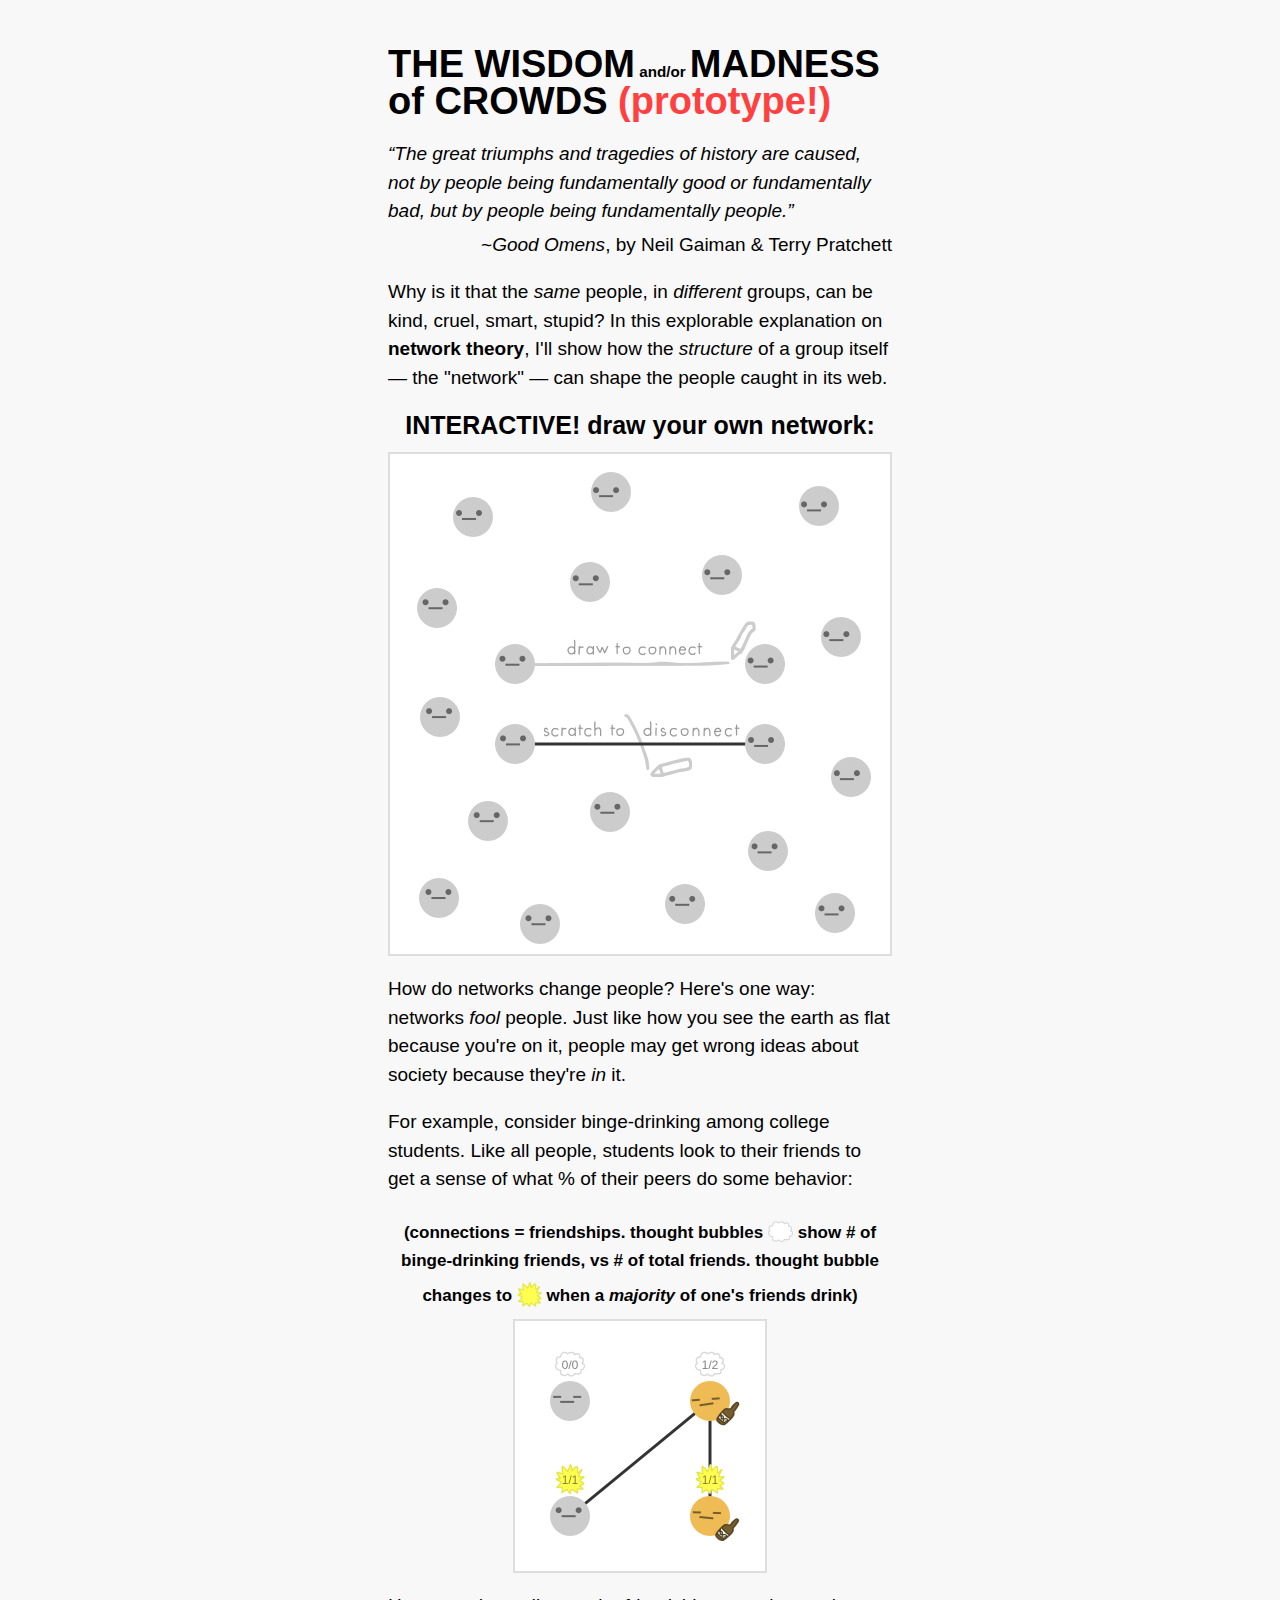
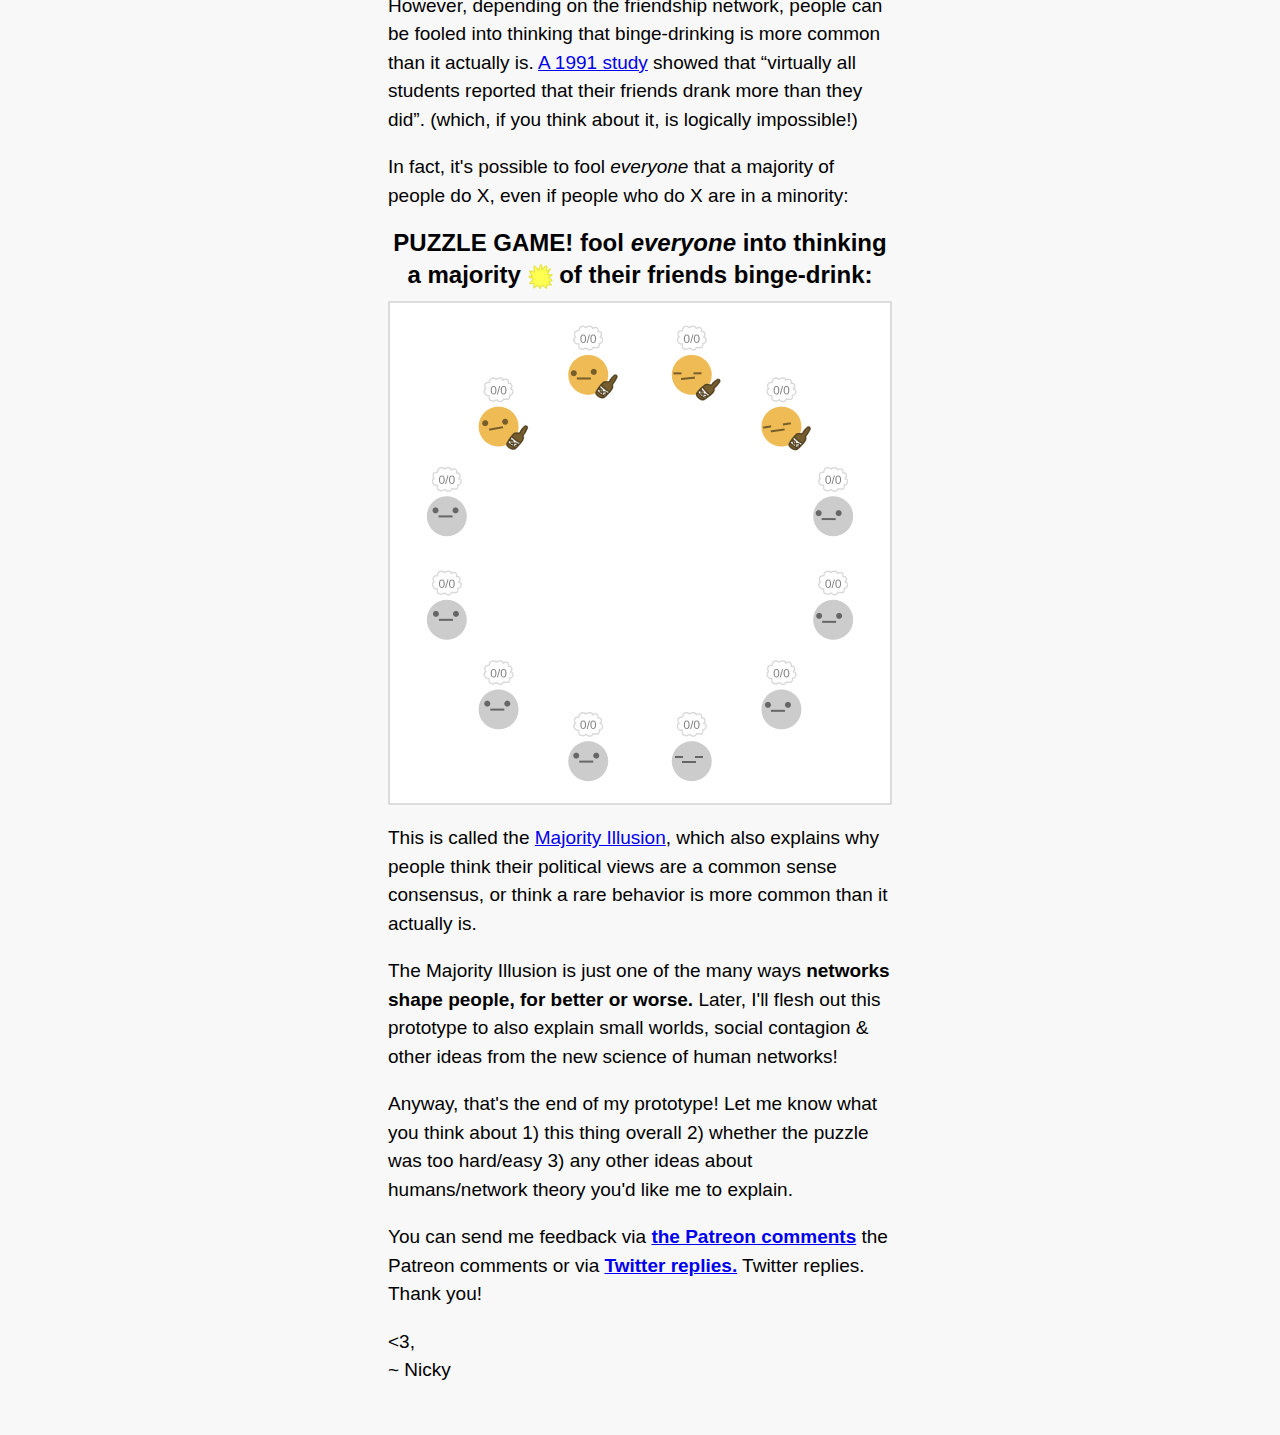
<file: index.html>
<!doctype>
<html>
<head>
	
	<title>THE WISDOM and/or MADNESS of CROWDS (prototype!!!)</title>
	<link rel="stylesheet" type="text/css" href="index.css">

	<meta name=viewport content='width=600'>

</head>
<body>

<div id="words">

<h1>
THE WISDOM<span style="font-size:0.4em"> and/or </span>MADNESS of CROWDS
<span style="color:#ff4040">(prototype!)</span>
</h1>

<p style="margin-bottom:0">
<i>“The great triumphs and tragedies of history are caused,
not by people being fundamentally good or fundamentally bad,
but by people being fundamentally people.”</i><br>
</p>
<p style="margin-top:0.25em; text-align:right">
~<i>Good Omens</i>, by Neil Gaiman &amp; Terry Pratchett
</p>

<p>
Why is it that the <i>same</i> people, in <i>different</i> groups,
can be kind, cruel, smart, stupid?
In this explorable explanation on <b>network theory</b>,
I'll show how the <i>structure</i> of
a group itself &mdash; the "network" &mdash; can shape the people caught in its web.
</p>

<div class="caption">
INTERACTIVE! draw your own network:
</div>

<iframe src="game/instructions.html" width="500" height="500"></iframe>

<p>
How do networks change people? Here's one way: networks <i>fool</i> people.
Just like how you see the earth as flat because you're on it,
people may get wrong ideas about society because they're <i>in</i> it.
<!--They believe that since the majority of their friends do or believe a thing,
that the majority of <i>all people</i> do or believe that thing.-->
</p>

<p>
For example, consider binge-drinking among college students. 
Like all people, students look to their friends to get
a sense of what % of their peers do some behavior:
</p>

<div class="caption" style="font-size:17px;">
(connections = friendships.
thought bubbles <div class="fluffy bubble"></div> show # of binge-drinking friends, vs # of total friends.
thought bubble changes to <div class="spiky bubble"></div> when a <i>majority</i> of one's friends drink)
</div>

<iframe src="game/pre_puzzle.html" width="250" height="250"></iframe>

<p>
However, depending on the friendship network, people can be fooled into thinking
that binge-drinking is more common than it actually is.
<a href="https://www.ncbi.nlm.nih.gov/pubmed/1758185" target="_blank">A 1991 study</a>
showed that “virtually all students reported that their friends drank more than they did”.
(which, if you think about it, is logically impossible!)
</p>

<p>
In fact, it's possible to fool <i>everyone</i> that a majority of people do X,
even if people who do X are in a minority:
</p>

<div class="caption" style="font-size:24px;">
PUZZLE GAME!
fool <i>everyone</i> into thinking a majority
<div class="spiky bubble"></div>
of their friends binge-drink:
</div>

<iframe src="game/puzzle.html?v=2" width="500" height="500"></iframe>

<p>
This is called the
<a href="http://journals.plos.org/plosone/article?id=10.1371/journal.pone.0147617" target="_blank">
Majority Illusion</a>, which also explains why people think their political views are a common sense consensus,
or think a rare behavior is more common than it actually is.
</p>

<p>
The Majority Illusion is just one of the many ways <b>networks shape people, for better or worse.</b>
Later, I'll flesh out this prototype to also explain 
small worlds, social contagion &amp; other ideas from the new science of human networks!
</p>

<p>
Anyway, that's the end of my prototype! Let me know what you think about
1) this thing overall
2) whether the puzzle was too hard/easy
3) any other ideas about humans/network theory you'd like me to explain.
</p>

<p>
You can send me feedback via
<b><a href="https://www.patreon.com/posts/new-prototype-or-16585060" target="_blank">the Patreon comments</a></b>
the Patreon comments
or via
<b><a href="https://twitter.com/ncasenmare/status/956226355255013376" target="_blank">Twitter replies.</a></b>
Twitter replies.
Thank you!
</p>

<p>
&lt;3,<br>
~ Nicky
</p>

</div>

</body>
</html>
</file>
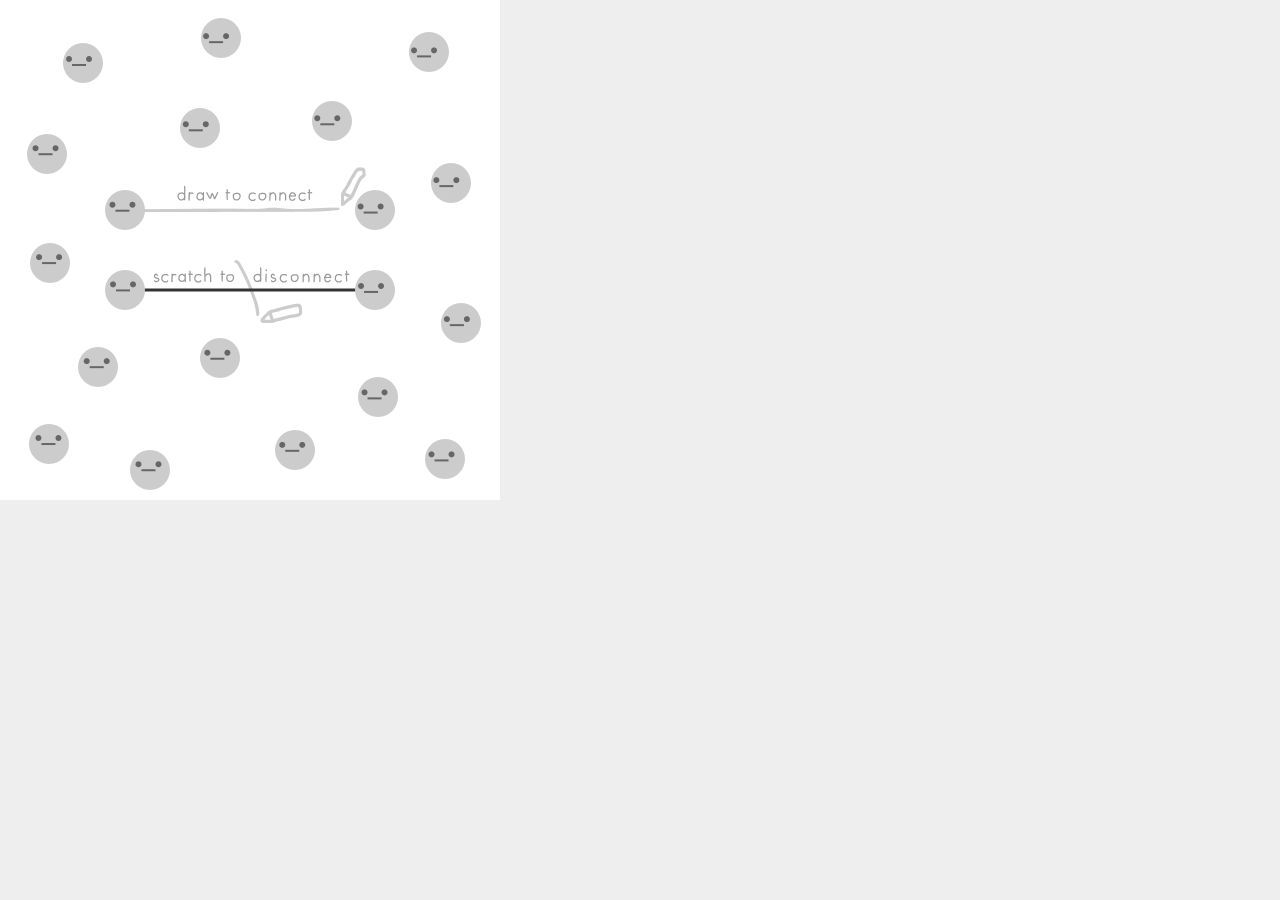
<file: game/instructions.html>
<!doctype>
<html>
<head>
<style>
body{
	margin:0;
	background: #eee;
}
canvas{
	background: #fff;
}
</style>
</head>
<body></body>
</html>
<script src="Game.js"></script>
<script src="instructions.js"></script>
</file>
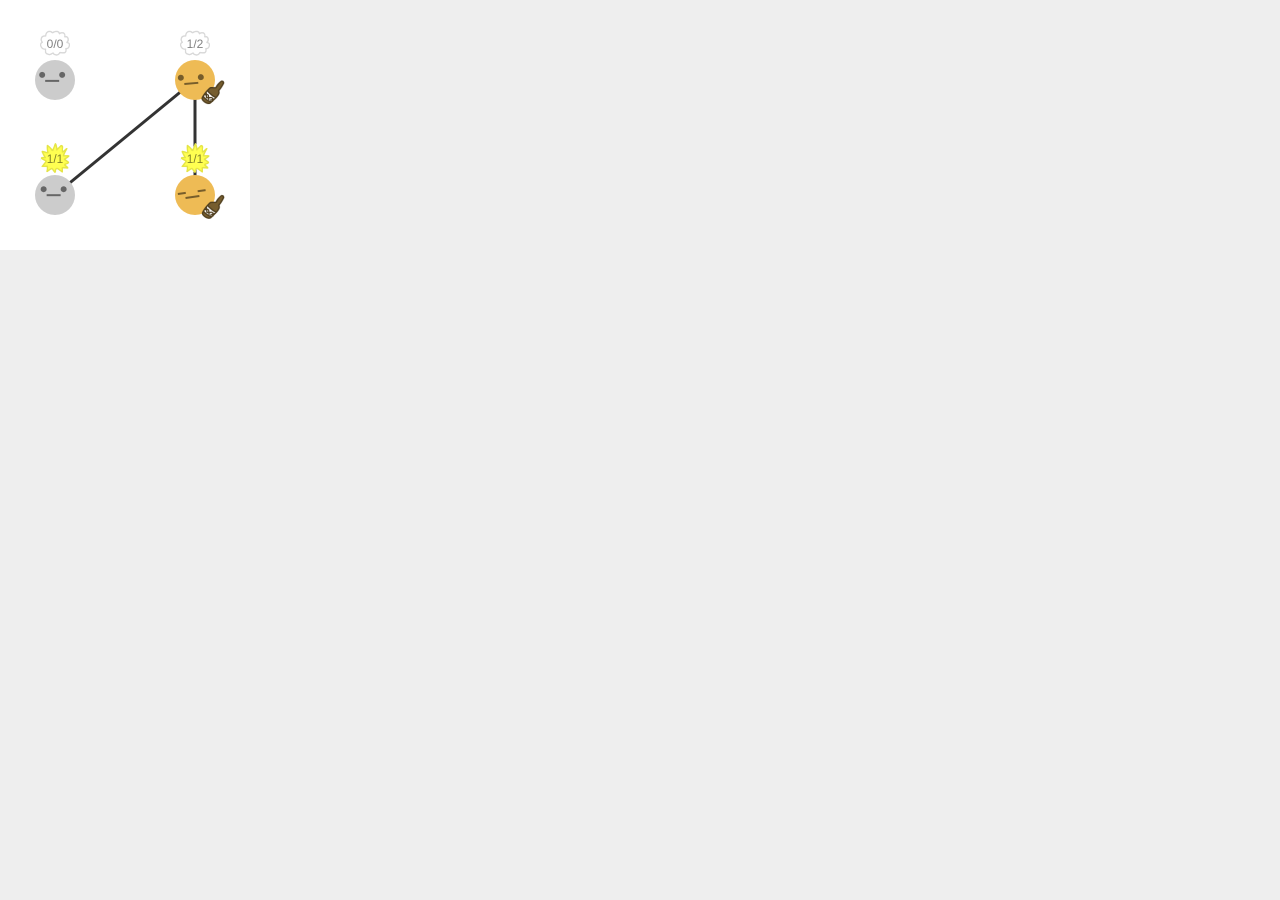
<file: game/pre_puzzle.html>
<!doctype>
<html>
<head>
<style>
body{
	margin:0;
	background: #eee;
}
canvas{
	background: #fff;
}
</style>
</head>
<body></body>
</html>
<script src="Game.js"></script>
<script src="pre_puzzle.js"></script>
</file>
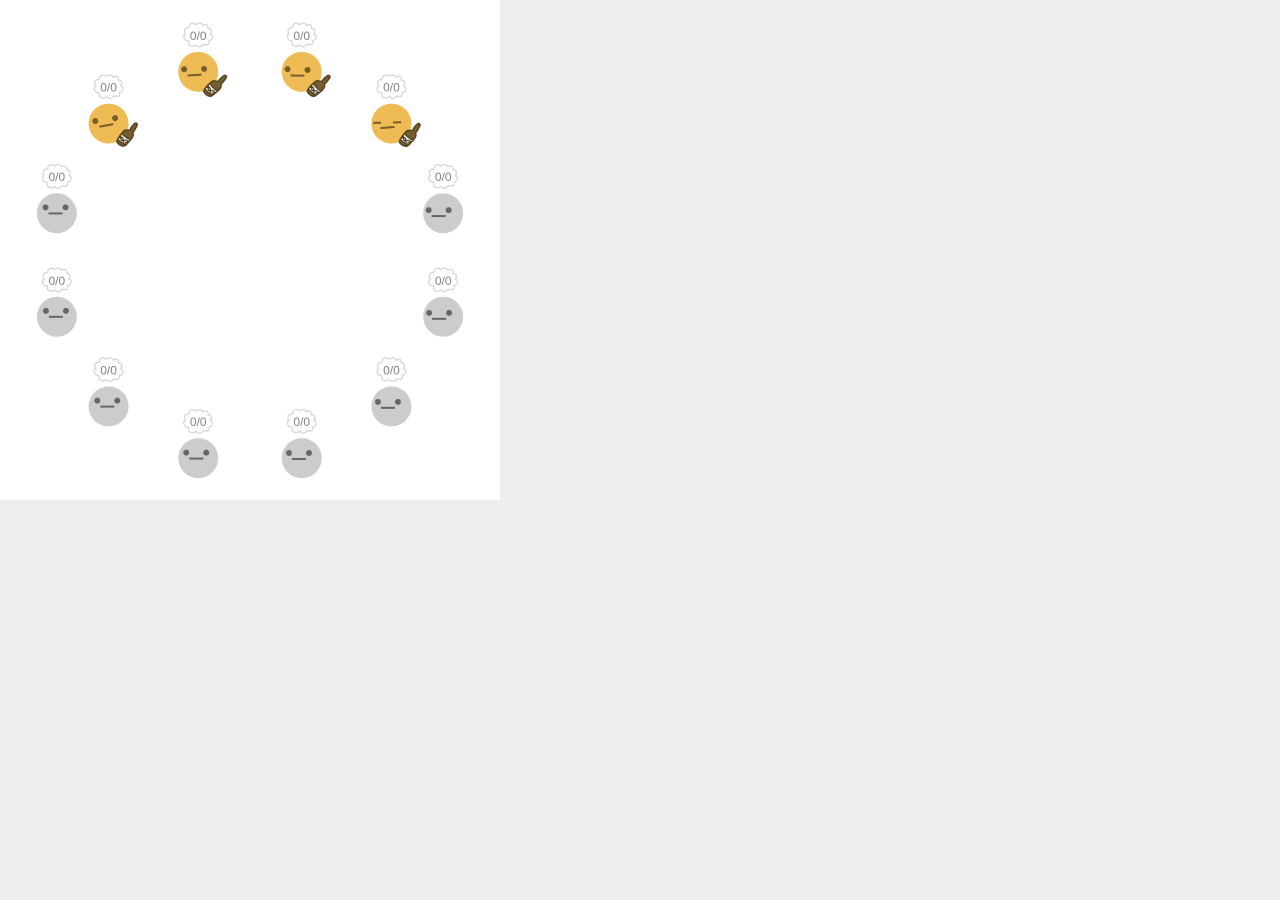
<file: game/puzzle.html>
<!doctype>
<html>
<head>
<style>
body{
	margin:0;
	background: #eee;
}
canvas{
	background: #fff;
}
</style>
</head>
<body></body>
</html>
<script src="Game.js"></script>
<script src="puzzle.js"></script>
</file>
<file: index.css>
body{
	margin:0;
	background: #f8f8f8;

	font-size: 19px;
	font-family: Helvetica, Arial, sans-serif;
	font-weight: 100;
}
iframe{
	border: 2px solid #ddd;
	display: block;
	margin: 0 auto;
}
b{
	font-weight: bold;
}
#words{
	width: 504px;
	margin: 50px auto 50px auto;
	line-height: 1.5em;
}
.caption{
	font-weight: bold;
	text-align: center;
	font-size: 25px;
	margin-bottom: 0.5em;
}
.bubble{
	background: url(game/bubble.png);
    width: 25px;
    height: 25px;
    display: inline-block;
    background-size: auto 100%;
    position: relative;
    top: 6px;
}
.bubble.spiky{
	background-position: -100% 0;
}
</file>
